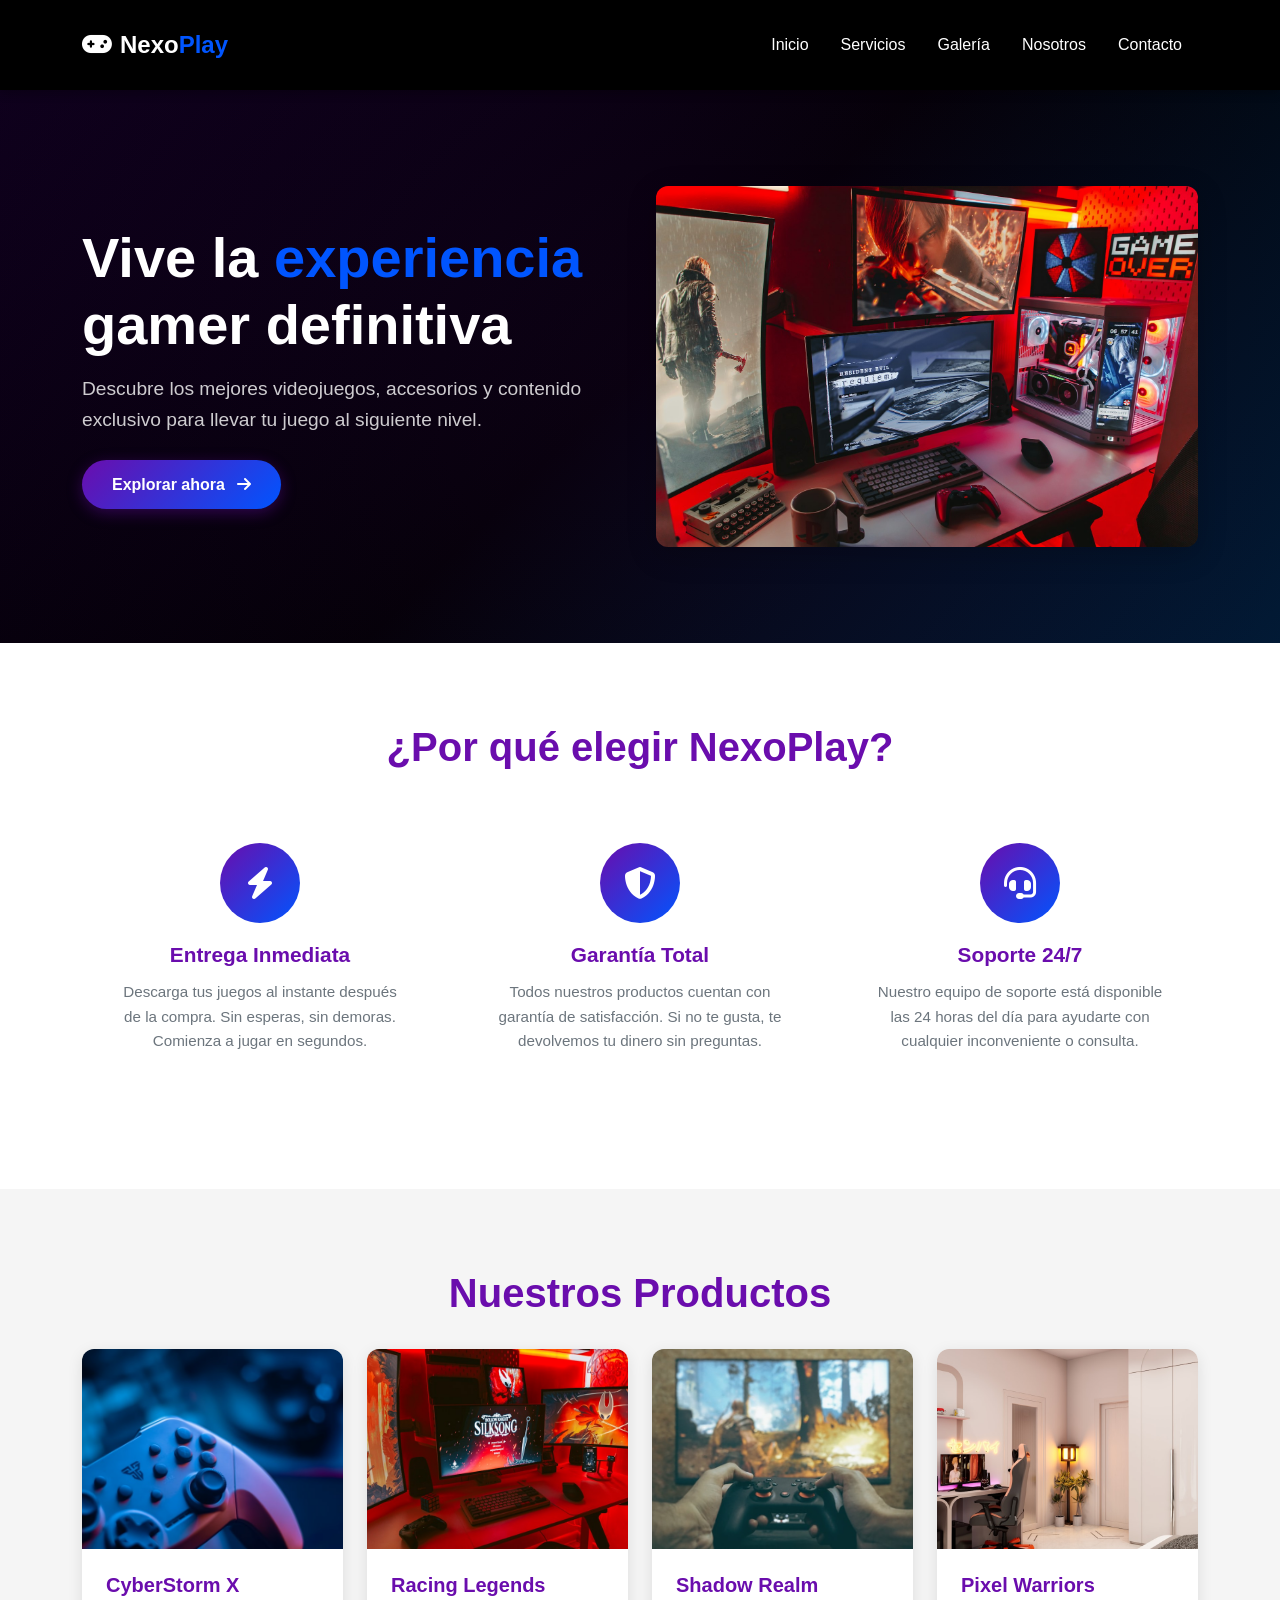
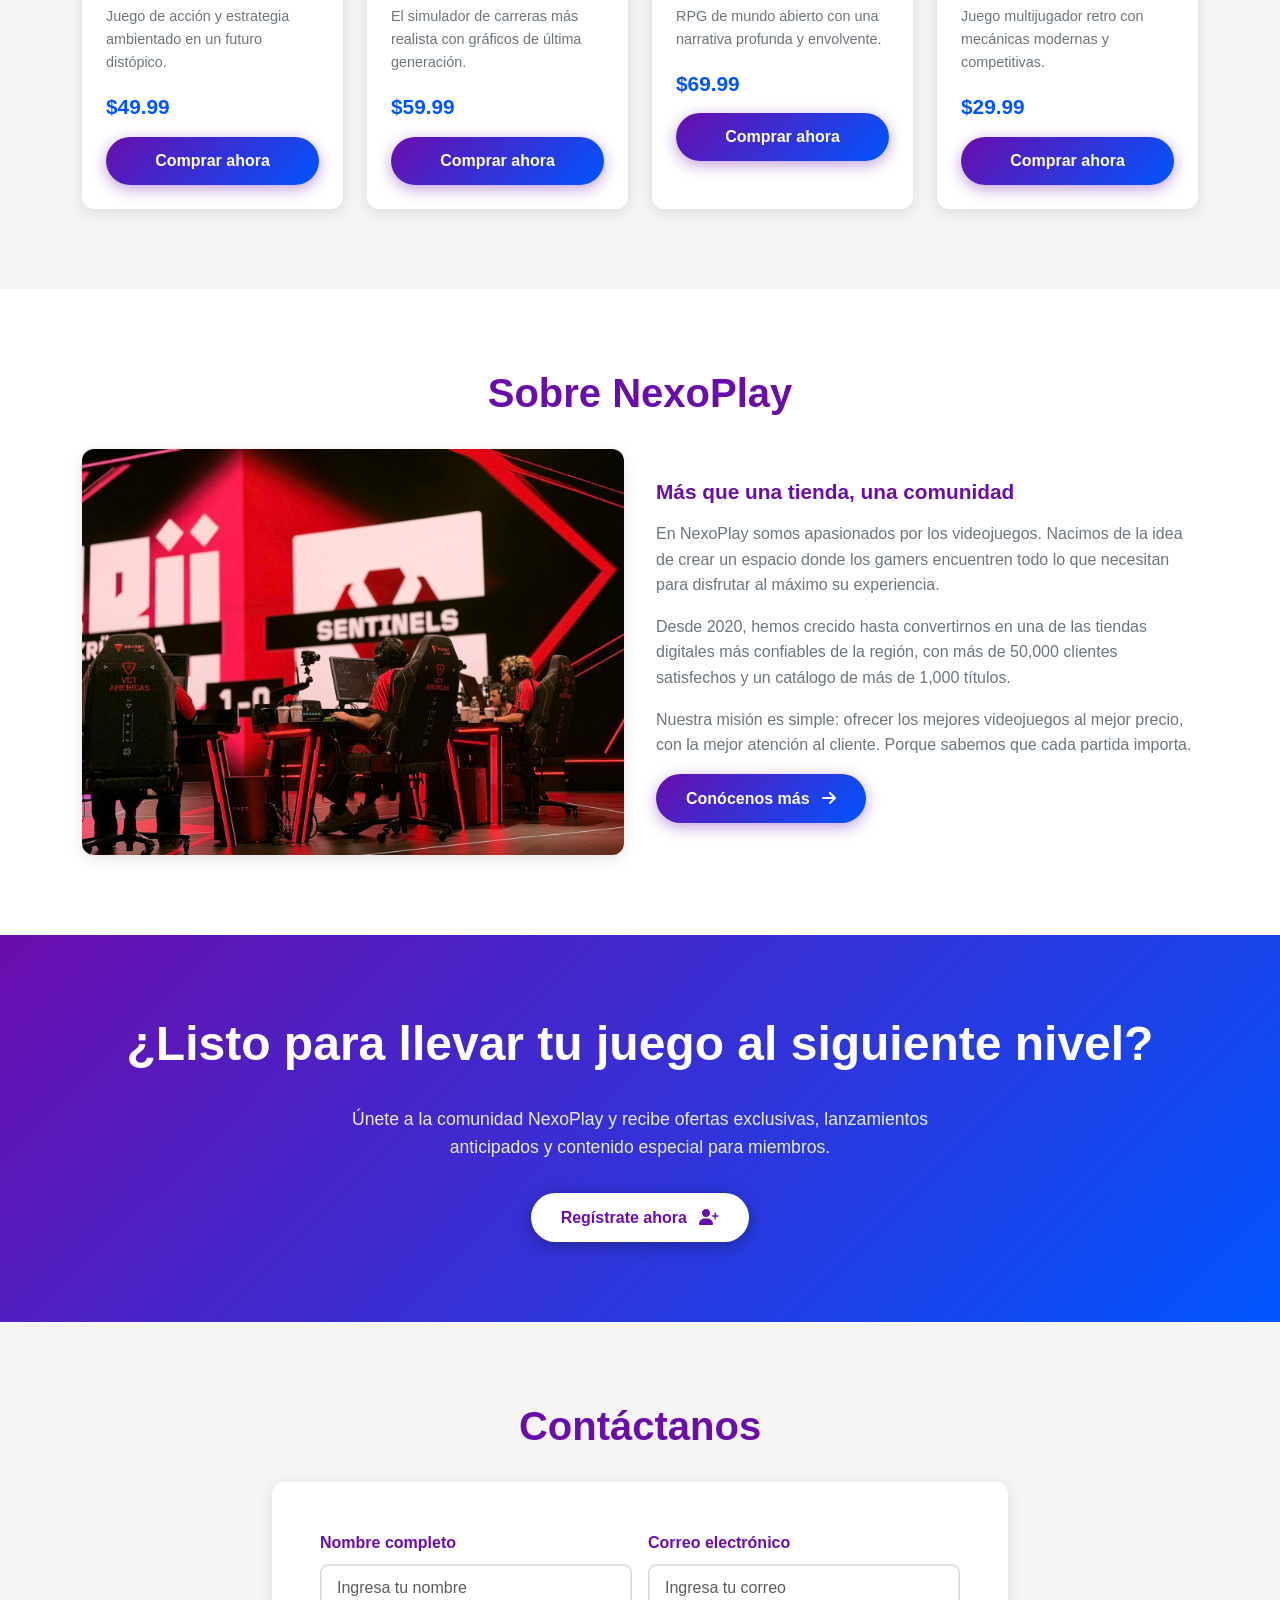
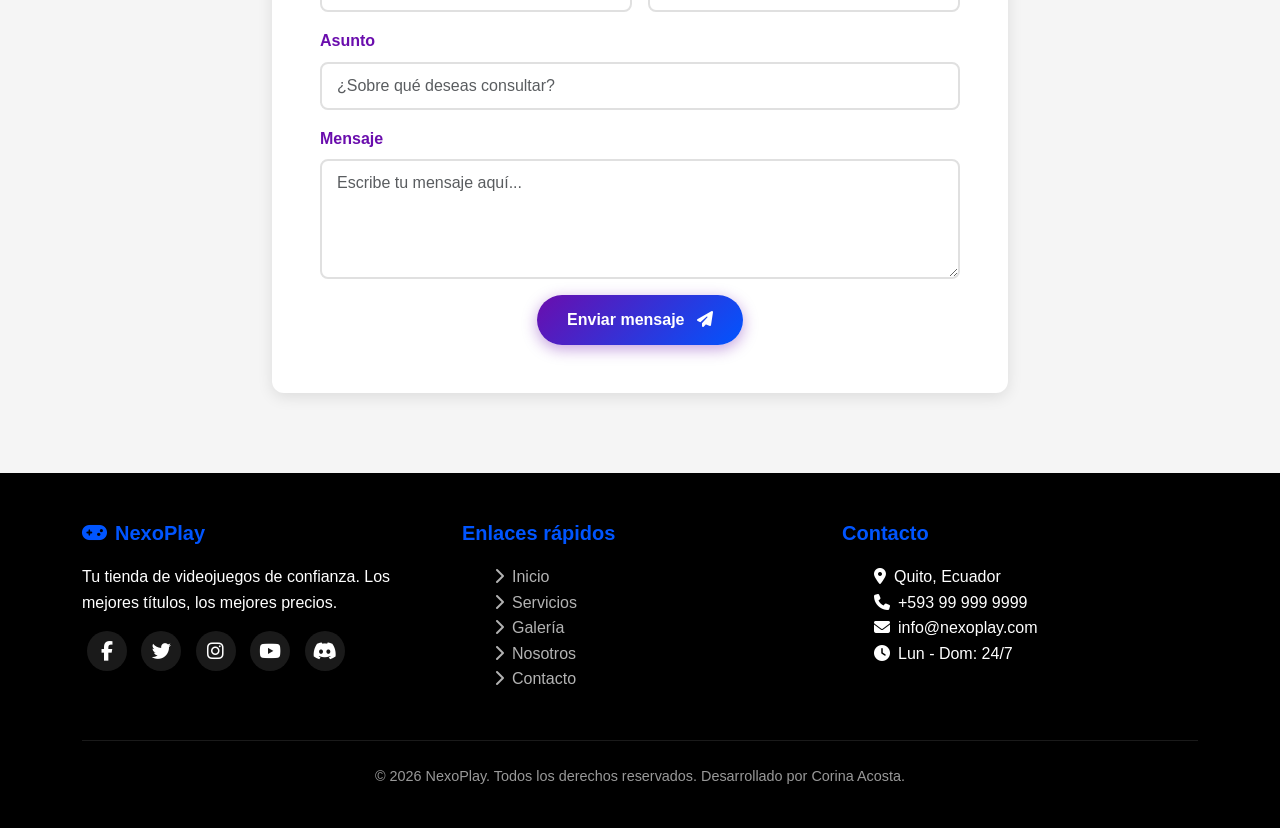
<file: Evaluacion_Acosta_Oliva/index.html>
<!DOCTYPE html>
<html lang="es">
<head>
    <meta charset="UTF-8">
    <meta name="viewport" content="width=device-width, initial-scale=1.0">
    <title>NexoPlay - Tienda de Videojuegos</title>
    <link rel="icon" href="img/favicon.png" type="image/png">
    <link href="https://cdn.jsdelivr.net/npm/bootstrap@5.3.8/dist/css/bootstrap.min.css" rel="stylesheet" integrity="sha384-sRIl4kxILFvY47J16cr9ZwB07vP4J8+LH7qKQnuqkuIAvNWLzeN8tE5YBujZqJLB" crossorigin="anonymous">
    <link rel="stylesheet" href="https://cdnjs.cloudflare.com/ajax/libs/font-awesome/6.5.0/css/all.min.css">
    <link rel="stylesheet" href="css/general.css">
    <link rel="stylesheet" href="css/index.css">
</head>
<body>

    <!-- HEADER Y NAVEGACIÓN -->
    <header>
        <nav class="navbar navbar-expand-md">
            <div class="container">
                <a class="navbar-brand" href="index.html"><i class="fas fa-gamepad me-2"></i>Nexo<span>Play</span></a>
                <button class="navbar-toggler" type="button" data-bs-toggle="collapse" data-bs-target="#menuNav">
                    <span class="navbar-toggler-icon"></span>
                </button>
                <div class="collapse navbar-collapse" id="menuNav">
                    <ul class="navbar-nav ms-auto">
                        <li class="nav-item"><a class="nav-link" href="index.html">Inicio</a></li>
                        <li class="nav-item"><a class="nav-link" href="pages/servicios/servicios.html">Servicios</a></li>
                        <li class="nav-item"><a class="nav-link" href="pages/galeria/galeria.html">Galería</a></li>
                        <li class="nav-item"><a class="nav-link" href="pages/nosotros/nosotros.html">Nosotros</a></li>
                        <li class="nav-item"><a class="nav-link" href="pages/contacto/contacto.html">Contacto</a></li>
                    </ul>
                </div>
            </div>
        </nav>
    </header>

    <main>

        <!-- HERO SECTION -->
        <section class="hero" id="inicio">
            <div class="container">
                <div class="hero-contenido">
                    <div class="hero-texto">
                        <h1>Vive la <span>experiencia</span> gamer definitiva</h1>
                        <p>Descubre los mejores videojuegos, accesorios y contenido exclusivo para llevar tu juego al siguiente nivel.</p>
                        <a href="#productos" class="btn-personalizado">Explorar ahora <i class="fas fa-arrow-right ms-2"></i></a>
                    </div>
                    <div class="hero-imagen">
                        <img src="img/hero-gaming.jpg" alt="Jugador profesional de videojuegos en setup gaming con luces RGB">
                    </div>
                </div>
            </div>
        </section>

        <!-- BENEFITS SECTION -->
        <section id="beneficios">
            <div class="container">
                <h2>¿Por qué elegir NexoPlay?</h2>
                <div class="row">
                    <div class="col-md-4">
                        <article class="beneficio-item">
                            <div class="beneficio-icono">
                                <i class="fas fa-bolt"></i>
                            </div>
                            <h3>Entrega Inmediata</h3>
                            <p>Descarga tus juegos al instante después de la compra. Sin esperas, sin demoras. Comienza a jugar en segundos.</p>
                        </article>
                    </div>
                    <div class="col-md-4">
                        <article class="beneficio-item">
                            <div class="beneficio-icono">
                                <i class="fas fa-shield-alt"></i>
                            </div>
                            <h3>Garantía Total</h3>
                            <p>Todos nuestros productos cuentan con garantía de satisfacción. Si no te gusta, te devolvemos tu dinero sin preguntas.</p>
                        </article>
                    </div>
                    <div class="col-md-4">
                        <article class="beneficio-item">
                            <div class="beneficio-icono">
                                <i class="fas fa-headset"></i>
                            </div>
                            <h3>Soporte 24/7</h3>
                            <p>Nuestro equipo de soporte está disponible las 24 horas del día para ayudarte con cualquier inconveniente o consulta.</p>
                        </article>
                    </div>
                </div>
            </div>
        </section>

        <!-- PRODUCTS / SERVICES SECTION -->
        <section id="productos">
            <div class="container">
                <h2>Nuestros Productos</h2>
                <div class="row g-4">
                    <div class="col-12 col-sm-6 col-lg-3">
                        <article class="tarjeta-producto card">
                            <img src="img/juego1.jpg" class="card-img-top" alt="Portada del juego CyberStorm X">
                            <div class="card-body">
                                <h5 class="card-title">CyberStorm X</h5>
                                <p class="card-text">Juego de acción y estrategia ambientado en un futuro distópico.</p>
                                <span class="precio">$49.99</span>
                                <a href="#" class="btn btn-personalizado">Comprar ahora</a>
                            </div>
                        </article>
                    </div>
                    <div class="col-12 col-sm-6 col-lg-3">
                        <article class="tarjeta-producto card">
                            <img src="img/juego2.jpg" class="card-img-top" alt="Portada del juego Racing Legends">
                            <div class="card-body">
                                <h5 class="card-title">Racing Legends</h5>
                                <p class="card-text">El simulador de carreras más realista con gráficos de última generación.</p>
                                <span class="precio">$59.99</span>
                                <a href="#" class="btn btn-personalizado">Comprar ahora</a>
                            </div>
                        </article>
                    </div>
                    <div class="col-12 col-sm-6 col-lg-3">
                        <article class="tarjeta-producto card">
                            <img src="img/juego3.jpg" class="card-img-top" alt="Portada del juego Shadow Realm">
                            <div class="card-body">
                                <h5 class="card-title">Shadow Realm</h5>
                                <p class="card-text">RPG de mundo abierto con una narrativa profunda y envolvente.</p>
                                <span class="precio">$69.99</span>
                                <a href="#" class="btn btn-personalizado">Comprar ahora</a>
                            </div>
                        </article>
                    </div>
                    <div class="col-12 col-sm-6 col-lg-3">
                        <article class="tarjeta-producto card">
                            <img src="img/juego4.jpg" class="card-img-top" alt="Portada del juego Pixel Warriors">
                            <div class="card-body">
                                <h5 class="card-title">Pixel Warriors</h5>
                                <p class="card-text">Juego multijugador retro con mecánicas modernas y competitivas.</p>
                                <span class="precio">$29.99</span>
                                <a href="#" class="btn btn-personalizado">Comprar ahora</a>
                            </div>
                        </article>
                    </div>
                </div>
            </div>
        </section>

        <!-- INFORMATIVE SECTION -->
        <section id="nosotros">
            <div class="container">
                <h2>Sobre NexoPlay</h2>
                <div class="info-grid">
                    <div class="info-imagen">
                        <img src="img/about-us.jpg" alt="Equipo de NexoPlay trabajando en la tienda gaming">
                    </div>
                    <div class="info-texto">
                        <h3>Más que una tienda, una comunidad</h3>
                        <p>En NexoPlay somos apasionados por los videojuegos. Nacimos de la idea de crear un espacio donde los gamers encuentren todo lo que necesitan para disfrutar al máximo su experiencia.</p>
                        <p>Desde 2020, hemos crecido hasta convertirnos en una de las tiendas digitales más confiables de la región, con más de 50,000 clientes satisfechos y un catálogo de más de 1,000 títulos.</p>
                        <p>Nuestra misión es simple: ofrecer los mejores videojuegos al mejor precio, con la mejor atención al cliente. Porque sabemos que cada partida importa.</p>
                        <a href="pages/nosotros/nosotros.html" class="btn-personalizado">Conócenos más <i class="fas fa-arrow-right ms-2"></i></a>
                    </div>
                </div>
            </div>
        </section>

        <!-- CALL TO ACTION -->
        <section id="cta">
            <div class="container">
                <h2>¿Listo para llevar tu juego al siguiente nivel?</h2>
                <p>Únete a la comunidad NexoPlay y recibe ofertas exclusivas, lanzamientos anticipados y contenido especial para miembros.</p>
                <a href="pages/contacto/contacto.html" class="btn-personalizado">Regístrate ahora <i class="fas fa-user-plus ms-2"></i></a>
            </div>
        </section>

        <!-- FORM SECTION -->
        <section id="contacto">
            <div class="container">
                <h2>Contáctanos</h2>
                <div class="row justify-content-center">
                    <div class="col-lg-8">
                        <form class="formulario-contacto" action="#" method="GET">
                            <div class="row g-3">
                                <div class="col-md-6">
                                    <label for="nombre" class="form-label">Nombre completo</label>
                                    <input type="text" class="form-control" id="nombre" name="nombre" placeholder="Ingresa tu nombre" required>
                                </div>
                                <div class="col-md-6">
                                    <label for="email" class="form-label">Correo electrónico</label>
                                    <input type="email" class="form-control" id="email" name="email" placeholder="Ingresa tu correo" required>
                                </div>
                                <div class="col-12">
                                    <label for="asunto" class="form-label">Asunto</label>
                                    <input type="text" class="form-control" id="asunto" name="asunto" placeholder="¿Sobre qué deseas consultar?" required>
                                </div>
                                <div class="col-12">
                                    <label for="mensaje" class="form-label">Mensaje</label>
                                    <textarea class="form-control" id="mensaje" name="mensaje" placeholder="Escribe tu mensaje aquí..." required></textarea>
                                </div>
                                <div class="col-12 text-center">
                                    <button type="submit" class="btn-personalizado">Enviar mensaje <i class="fas fa-paper-plane ms-2"></i></button>
                                </div>
                            </div>
                        </form>
                    </div>
                </div>
            </div>
        </section>

    </main>

    <!-- FOOTER -->
    <footer>
        <div class="container">
            <div class="row g-4">
                <div class="col-md-4">
                    <h5><i class="fas fa-gamepad me-2"></i>NexoPlay</h5>
                    <p>Tu tienda de videojuegos de confianza. Los mejores títulos, los mejores precios.</p>
                    <div class="redes-sociales">
                        <a href="#" aria-label="Facebook"><i class="fab fa-facebook-f"></i></a>
                        <a href="#" aria-label="Twitter"><i class="fab fa-twitter"></i></a>
                        <a href="#" aria-label="Instagram"><i class="fab fa-instagram"></i></a>
                        <a href="#" aria-label="YouTube"><i class="fab fa-youtube"></i></a>
                        <a href="#" aria-label="Discord"><i class="fab fa-discord"></i></a>
                    </div>
                </div>
                <div class="col-md-4">
                    <h5>Enlaces rápidos</h5>
                    <ul>
                        <li><a href="index.html"><i class="fas fa-chevron-right me-2"></i>Inicio</a></li>
                        <li><a href="pages/servicios/servicios.html"><i class="fas fa-chevron-right me-2"></i>Servicios</a></li>
                        <li><a href="pages/galeria/galeria.html"><i class="fas fa-chevron-right me-2"></i>Galería</a></li>
                        <li><a href="pages/nosotros/nosotros.html"><i class="fas fa-chevron-right me-2"></i>Nosotros</a></li>
                        <li><a href="pages/contacto/contacto.html"><i class="fas fa-chevron-right me-2"></i>Contacto</a></li>
                    </ul>
                </div>
                <div class="col-md-4">
                    <h5>Contacto</h5>
                    <ul>
                        <li><i class="fas fa-map-marker-alt me-2"></i>Quito, Ecuador</li>
                        <li><i class="fas fa-phone me-2"></i>+593 99 999 9999</li>
                        <li><i class="fas fa-envelope me-2"></i>info@nexoplay.com</li>
                        <li><i class="fas fa-clock me-2"></i>Lun - Dom: 24/7</li>
                    </ul>
                </div>
            </div>
            <div class="footer-bottom">
                <p>&copy; 2026 NexoPlay. Todos los derechos reservados. Desarrollado por Corina Acosta.</p>
            </div>
        </div>
    </footer>

    <script src="https://cdn.jsdelivr.net/npm/bootstrap@5.3.8/dist/js/bootstrap.bundle.min.js" integrity="sha384-FKyoEForCGlyvwx9Hj09JcYn3nv7wiPVlz7YYwJrWVcXK/BmnVDxM+D2scQbITxI" crossorigin="anonymous"></script>
</body>
</html>
</file>
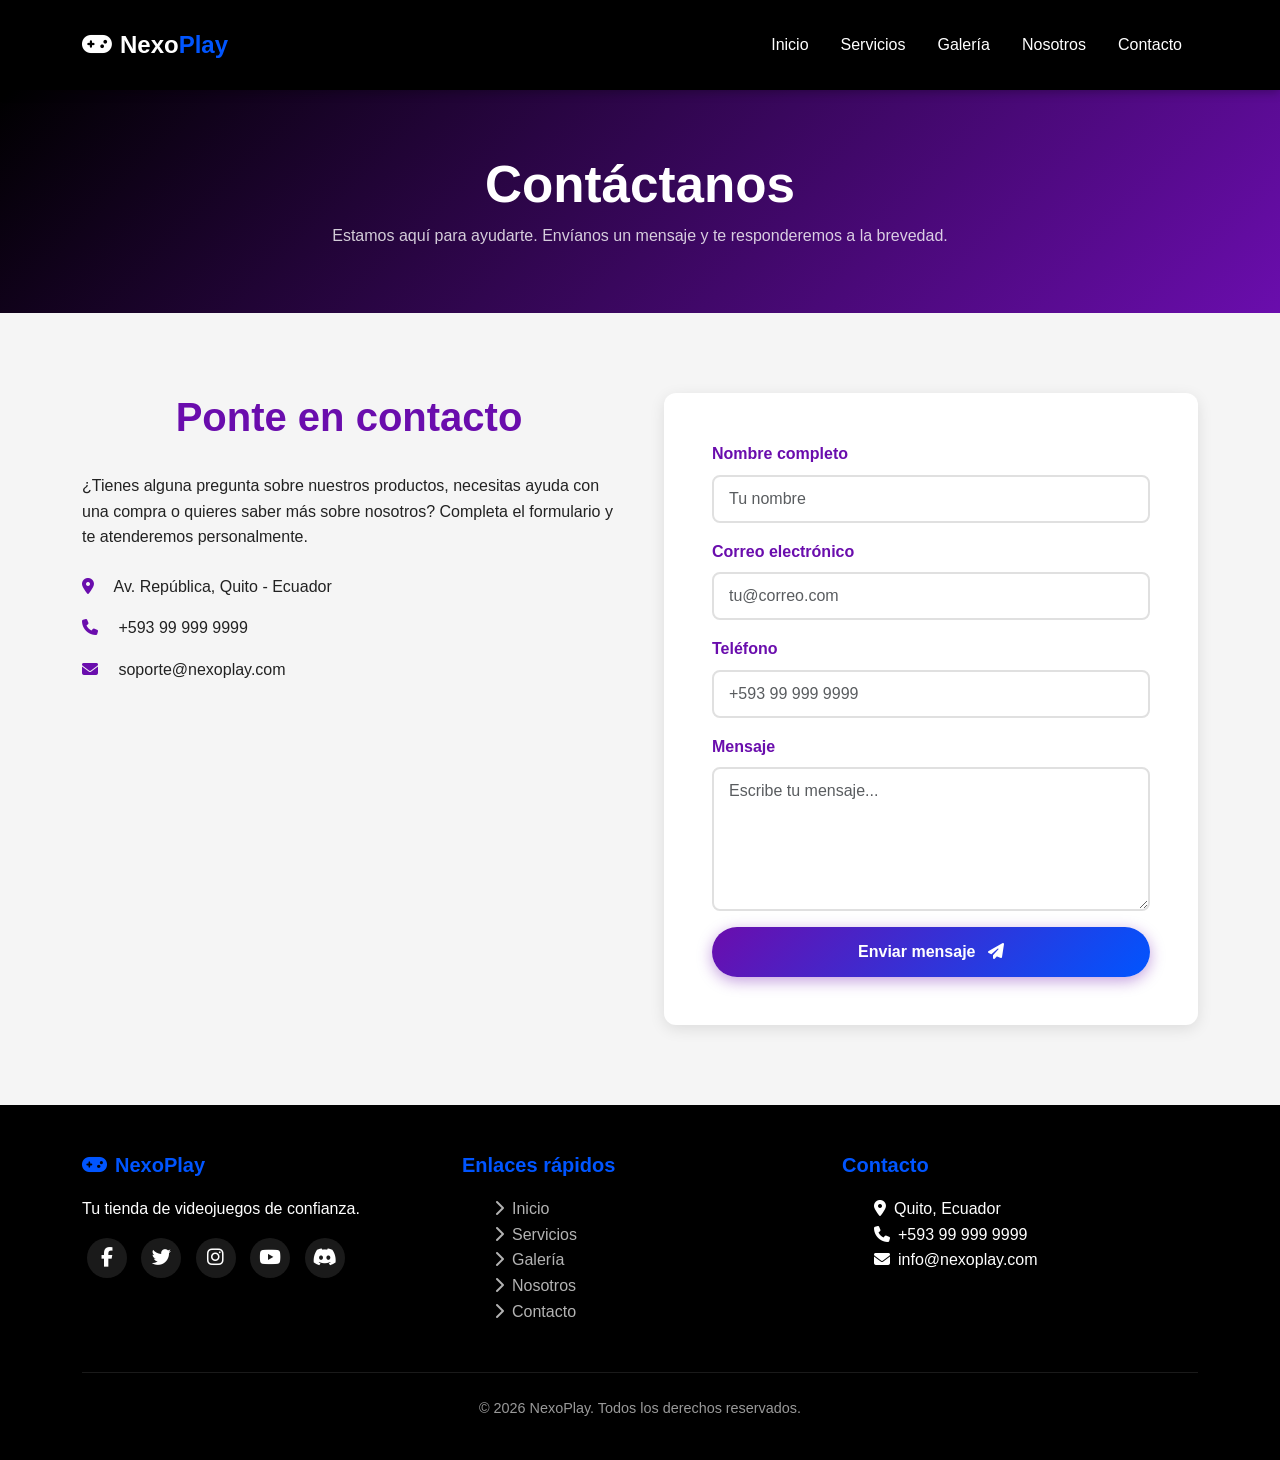
<file: Evaluacion_Acosta_Oliva/pages/contacto/contacto.html>
<!DOCTYPE html>
<html lang="es">
<head>
    <meta charset="UTF-8">
    <meta name="viewport" content="width=device-width, initial-scale=1.0">
    <title>Contacto - NexoPlay</title>
    <link rel="icon" href="../../img/favicon.png" type="image/png">
    <link href="https://cdn.jsdelivr.net/npm/bootstrap@5.3.8/dist/css/bootstrap.min.css" rel="stylesheet">
    <link rel="stylesheet" href="https://cdnjs.cloudflare.com/ajax/libs/font-awesome/6.5.0/css/all.min.css">
    <link rel="stylesheet" href="../../css/general.css">
    <link rel="stylesheet" href="../../css/index.css">
    <style>
        .contacto-flex {
            display: flex;
            flex-wrap: wrap;
            gap: 3rem;
        }

        .contacto-flex > * {
            flex: 1 1 45%;
        }

        @media (max-width: 767px) {
            .contacto-flex > * {
                flex: 1 1 100%;
            }
        }
    </style>
</head>
<body>
    <header>
        <nav class="navbar navbar-expand-md">
            <div class="container">
                <a class="navbar-brand" href="../../index.html"><i class="fas fa-gamepad me-2"></i>Nexo<span>Play</span></a>
                <button class="navbar-toggler" type="button" data-bs-toggle="collapse" data-bs-target="#menuNav">
                    <span class="navbar-toggler-icon"></span>
                </button>
                <div class="collapse navbar-collapse" id="menuNav">
                    <ul class="navbar-nav ms-auto">
                        <li class="nav-item"><a class="nav-link" href="../../index.html">Inicio</a></li>
                        <li class="nav-item"><a class="nav-link" href="../servicios/servicios.html">Servicios</a></li>
                        <li class="nav-item"><a class="nav-link" href="../galeria/galeria.html">Galería</a></li>
                        <li class="nav-item"><a class="nav-link" href="../nosotros/nosotros.html">Nosotros</a></li>
                        <li class="nav-item"><a class="nav-link" href="contacto.html">Contacto</a></li>
                    </ul>
                </div>
            </div>
        </nav>
    </header>

    <main>
        <section class="page-header">
            <div class="container">
                <h1>Contáctanos</h1>
                <p>Estamos aquí para ayudarte. Envíanos un mensaje y te responderemos a la brevedad.</p>
            </div>
        </section>

        <section>
            <div class="container">
                <div class="contacto-flex">
                    <div>
                        <h2>Ponte en contacto</h2>
                        <p class="mb-4">¿Tienes alguna pregunta sobre nuestros productos, necesitas ayuda con una compra o quieres saber más sobre nosotros? Completa el formulario y te atenderemos personalmente.</p>
                        <div class="mb-3">
                            <p><i class="fas fa-map-marker-alt me-3" style="color: var(--color-principal);"></i> Av. República, Quito - Ecuador</p>
                            <p><i class="fas fa-phone me-3" style="color: var(--color-principal);"></i> +593 99 999 9999</p>
                            <p><i class="fas fa-envelope me-3" style="color: var(--color-principal);"></i> soporte@nexoplay.com</p>
                        </div>
                    </div>
                    <div>
                        <form class="formulario-contacto" action="#" method="GET">
                            <div class="mb-3">
                                <label for="nombre" class="form-label">Nombre completo</label>
                                <input type="text" class="form-control" id="nombre" name="nombre" placeholder="Tu nombre" required>
                            </div>
                            <div class="mb-3">
                                <label for="email" class="form-label">Correo electrónico</label>
                                <input type="email" class="form-control" id="email" name="email" placeholder="tu@correo.com" required>
                            </div>
                            <div class="mb-3">
                                <label for="telefono" class="form-label">Teléfono</label>
                                <input type="tel" class="form-control" id="telefono" name="telefono" placeholder="+593 99 999 9999">
                            </div>
                            <div class="mb-3">
                                <label for="mensaje" class="form-label">Mensaje</label>
                                <textarea class="form-control" id="mensaje" name="mensaje" rows="5" placeholder="Escribe tu mensaje..." required></textarea>
                            </div>
                            <button type="submit" class="btn-personalizado w-100">Enviar mensaje <i class="fas fa-paper-plane ms-2"></i></button>
                        </form>
                    </div>
                </div>
            </div>
        </section>
    </main>

    <footer>
        <div class="container">
            <div class="row g-4">
                <div class="col-md-4">
                    <h5><i class="fas fa-gamepad me-2"></i>NexoPlay</h5>
                    <p>Tu tienda de videojuegos de confianza.</p>
                    <div class="redes-sociales">
                        <a href="#" aria-label="Facebook"><i class="fab fa-facebook-f"></i></a>
                        <a href="#" aria-label="Twitter"><i class="fab fa-twitter"></i></a>
                        <a href="#" aria-label="Instagram"><i class="fab fa-instagram"></i></a>
                        <a href="#" aria-label="YouTube"><i class="fab fa-youtube"></i></a>
                        <a href="#" aria-label="Discord"><i class="fab fa-discord"></i></a>
                    </div>
                </div>
                <div class="col-md-4">
                    <h5>Enlaces rápidos</h5>
                    <ul>
                        <li><a href="../../index.html"><i class="fas fa-chevron-right me-2"></i>Inicio</a></li>
                        <li><a href="../servicios/servicios.html"><i class="fas fa-chevron-right me-2"></i>Servicios</a></li>
                        <li><a href="../galeria/galeria.html"><i class="fas fa-chevron-right me-2"></i>Galería</a></li>
                        <li><a href="../nosotros/nosotros.html"><i class="fas fa-chevron-right me-2"></i>Nosotros</a></li>
                        <li><a href="contacto.html"><i class="fas fa-chevron-right me-2"></i>Contacto</a></li>
                    </ul>
                </div>
                <div class="col-md-4">
                    <h5>Contacto</h5>
                    <ul>
                        <li><i class="fas fa-map-marker-alt me-2"></i>Quito, Ecuador</li>
                        <li><i class="fas fa-phone me-2"></i>+593 99 999 9999</li>
                        <li><i class="fas fa-envelope me-2"></i>info@nexoplay.com</li>
                    </ul>
                </div>
            </div>
            <div class="footer-bottom">
                <p>&copy; 2026 NexoPlay. Todos los derechos reservados.</p>
            </div>
        </div>
    </footer>

    <script src="https://cdn.jsdelivr.net/npm/bootstrap@5.3.8/dist/js/bootstrap.bundle.min.js" crossorigin="anonymous"></script>
</body>
</html>
</file>
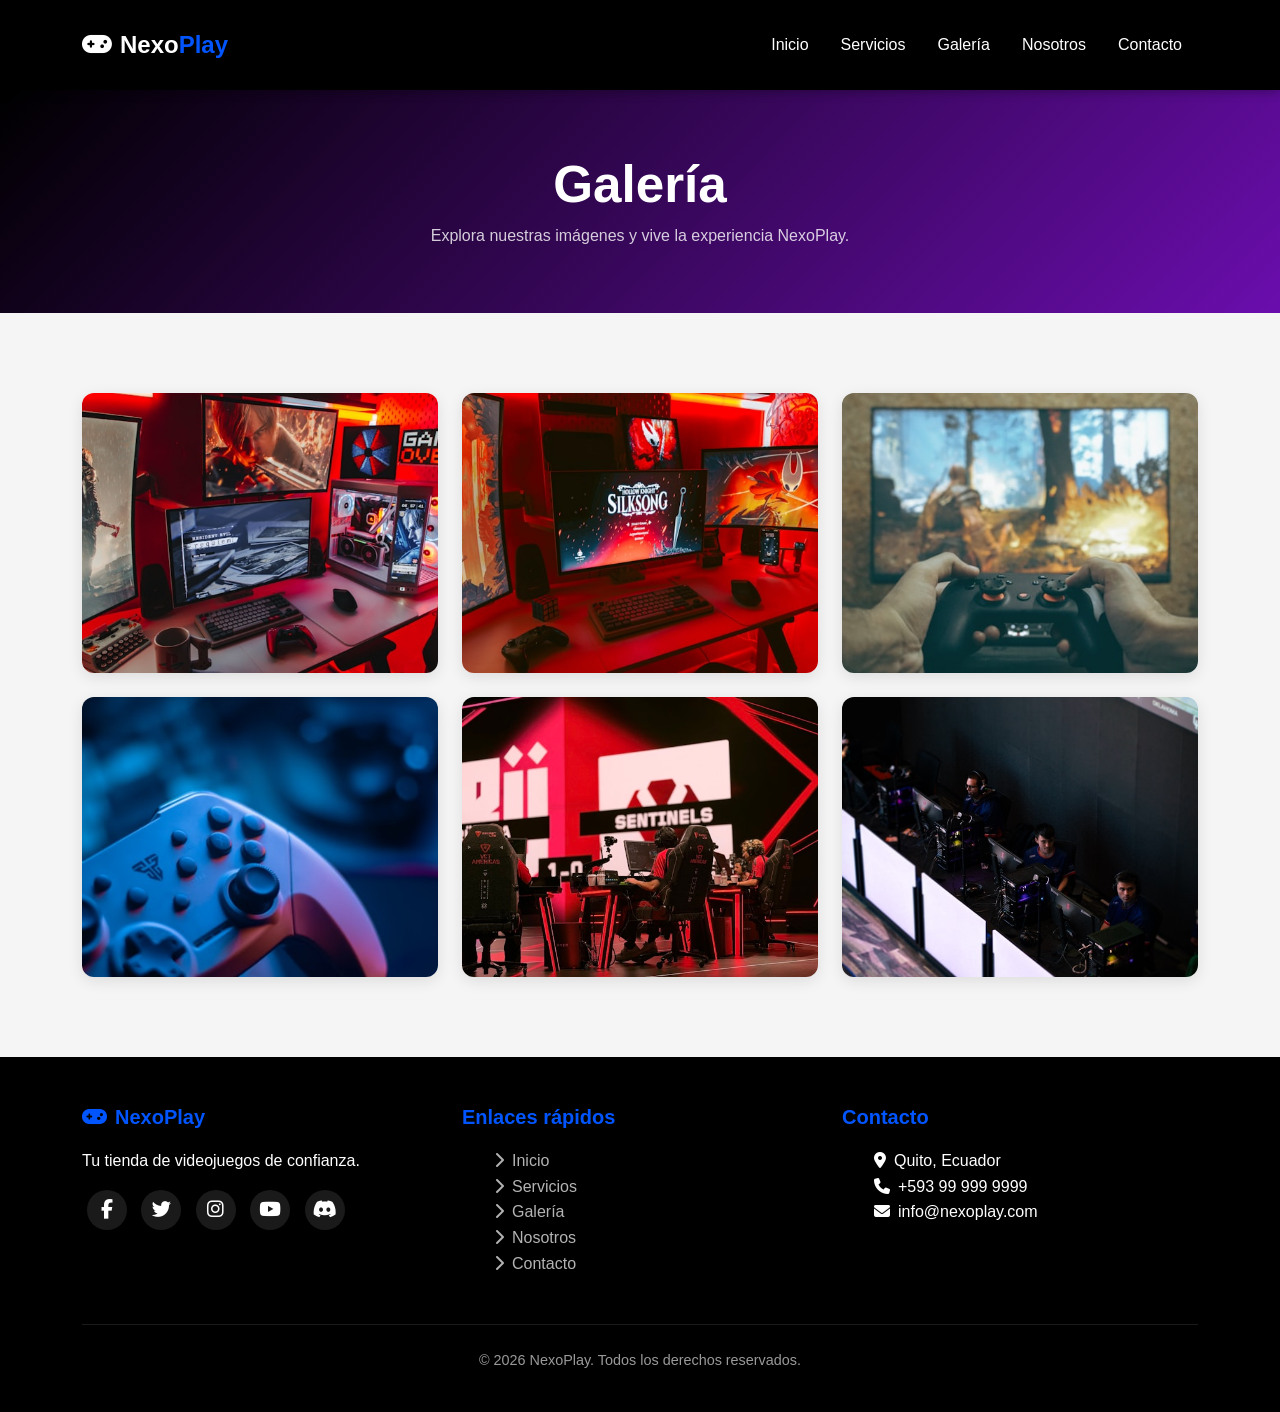
<file: Evaluacion_Acosta_Oliva/pages/galeria/galeria.html>
<!DOCTYPE html>
<html lang="es">
<head>
    <meta charset="UTF-8">
    <meta name="viewport" content="width=device-width, initial-scale=1.0">
    <title>Galería - NexoPlay</title>
    <link rel="icon" href="../../img/favicon.png" type="image/png">
    <link href="https://cdn.jsdelivr.net/npm/bootstrap@5.3.8/dist/css/bootstrap.min.css" rel="stylesheet">
    <link rel="stylesheet" href="https://cdnjs.cloudflare.com/ajax/libs/font-awesome/6.5.0/css/all.min.css">
    <link rel="stylesheet" href="../../css/general.css">
    <link rel="stylesheet" href="../../css/index.css">
    <style>
        .galeria-grid {
            display: grid;
            grid-template-columns: repeat(auto-fit, minmax(280px, 1fr));
            gap: 1.5rem;
        }

        .galeria-item {
            position: relative;
            border-radius: var(--borde-redondeado);
            overflow: hidden;
            box-shadow: var(--sombra-suave);
        }

        .galeria-item img {
            width: 100%;
            height: 280px;
            object-fit: cover;
            transition: var(--transicion-rapida);
        }

        .galeria-item:hover img {
            transform: scale(1.1);
        }

        .galeria-overlay {
            position: absolute;
            bottom: 0;
            left: 0;
            right: 0;
            background: linear-gradient(transparent, rgba(0, 0, 0, 0.8));
            color: var(--color-claro);
            padding: 1.5rem;
            transform: translateY(100%);
            transition: var(--transicion-rapida);
        }

        .galeria-item:hover .galeria-overlay {
            transform: translateY(0);
        }
    </style>
</head>
<body>
    <header>
        <nav class="navbar navbar-expand-md">
            <div class="container">
                <a class="navbar-brand" href="../../index.html"><i class="fas fa-gamepad me-2"></i>Nexo<span>Play</span></a>
                <button class="navbar-toggler" type="button" data-bs-toggle="collapse" data-bs-target="#menuNav">
                    <span class="navbar-toggler-icon"></span>
                </button>
                <div class="collapse navbar-collapse" id="menuNav">
                    <ul class="navbar-nav ms-auto">
                        <li class="nav-item"><a class="nav-link" href="../../index.html">Inicio</a></li>
                        <li class="nav-item"><a class="nav-link" href="../servicios/servicios.html">Servicios</a></li>
                        <li class="nav-item"><a class="nav-link" href="galeria.html">Galería</a></li>
                        <li class="nav-item"><a class="nav-link" href="../nosotros/nosotros.html">Nosotros</a></li>
                        <li class="nav-item"><a class="nav-link" href="../contacto/contacto.html">Contacto</a></li>
                    </ul>
                </div>
            </div>
        </nav>
    </header>

    <main>
        <section class="page-header">
            <div class="container">
                <h1>Galería</h1>
                <p>Explora nuestras imágenes y vive la experiencia NexoPlay.</p>
            </div>
        </section>

        <section>
            <div class="container">
                <div class="galeria-grid">
                    <div class="galeria-item">
                        <img src="../../img/galeria1.jpg" alt="Setup gaming con luces RGB y monitores">
                        <div class="galeria-overlay">
                            <h5>Setup Pro Gamer</h5>
                            <p>Equipo de última generación</p>
                        </div>
                    </div>
                    <div class="galeria-item">
                        <img src="../../img/galeria2.jpg" alt="Torneo de videojuegos en vivo">
                        <div class="galeria-overlay">
                            <h5>Torneos en Vivo</h5>
                            <p>Competencias emocionantes</p>
                        </div>
                    </div>
                    <div class="galeria-item">
                        <img src="../../img/galeria3.jpg" alt="Colección de videojuegos físicos y digitales">
                        <div class="galeria-overlay">
                            <h5>Nuestra Colección</h5>
                            <p>Más de 1,000 títulos</p>
                        </div>
                    </div>
                    <div class="galeria-item">
                        <img src="../../img/galeria4.jpg" alt="Evento de lanzamiento de videojuego">
                        <div class="galeria-overlay">
                            <h5>Eventos Exclusivos</h5>
                            <p>Lanzamientos y previews</p>
                        </div>
                    </div>
                    <div class="galeria-item">
                        <img src="../../img/galeria5.jpg" alt="Accesorios gaming como teclados y audifonos">
                        <div class="galeria-overlay">
                            <h5>Accesorios Gaming</h5>
                            <p>Todo para tu setup</p>
                        </div>
                    </div>
                    <div class="galeria-item">
                        <img src="../../img/galeria6.jpg" alt="Comunidad de jugadores en sesión multijugador">
                        <div class="galeria-overlay">
                            <h5>Comunidad Gamer</h5>
                            <p>Juega con amigos</p>
                        </div>
                    </div>
                </div>
            </div>
        </section>
    </main>

    <footer>
        <div class="container">
            <div class="row g-4">
                <div class="col-md-4">
                    <h5><i class="fas fa-gamepad me-2"></i>NexoPlay</h5>
                    <p>Tu tienda de videojuegos de confianza.</p>
                    <div class="redes-sociales">
                        <a href="#" aria-label="Facebook"><i class="fab fa-facebook-f"></i></a>
                        <a href="#" aria-label="Twitter"><i class="fab fa-twitter"></i></a>
                        <a href="#" aria-label="Instagram"><i class="fab fa-instagram"></i></a>
                        <a href="#" aria-label="YouTube"><i class="fab fa-youtube"></i></a>
                        <a href="#" aria-label="Discord"><i class="fab fa-discord"></i></a>
                    </div>
                </div>
                <div class="col-md-4">
                    <h5>Enlaces rápidos</h5>
                    <ul>
                        <li><a href="../../index.html"><i class="fas fa-chevron-right me-2"></i>Inicio</a></li>
                        <li><a href="../servicios/servicios.html"><i class="fas fa-chevron-right me-2"></i>Servicios</a></li>
                        <li><a href="galeria.html"><i class="fas fa-chevron-right me-2"></i>Galería</a></li>
                        <li><a href="../nosotros/nosotros.html"><i class="fas fa-chevron-right me-2"></i>Nosotros</a></li>
                        <li><a href="../contacto/contacto.html"><i class="fas fa-chevron-right me-2"></i>Contacto</a></li>
                    </ul>
                </div>
                <div class="col-md-4">
                    <h5>Contacto</h5>
                    <ul>
                        <li><i class="fas fa-map-marker-alt me-2"></i>Quito, Ecuador</li>
                        <li><i class="fas fa-phone me-2"></i>+593 99 999 9999</li>
                        <li><i class="fas fa-envelope me-2"></i>info@nexoplay.com</li>
                    </ul>
                </div>
            </div>
            <div class="footer-bottom">
                <p>&copy; 2026 NexoPlay. Todos los derechos reservados.</p>
            </div>
        </div>
    </footer>

    <script src="https://cdn.jsdelivr.net/npm/bootstrap@5.3.8/dist/js/bootstrap.bundle.min.js" crossorigin="anonymous"></script>
</body>
</html>
</file>
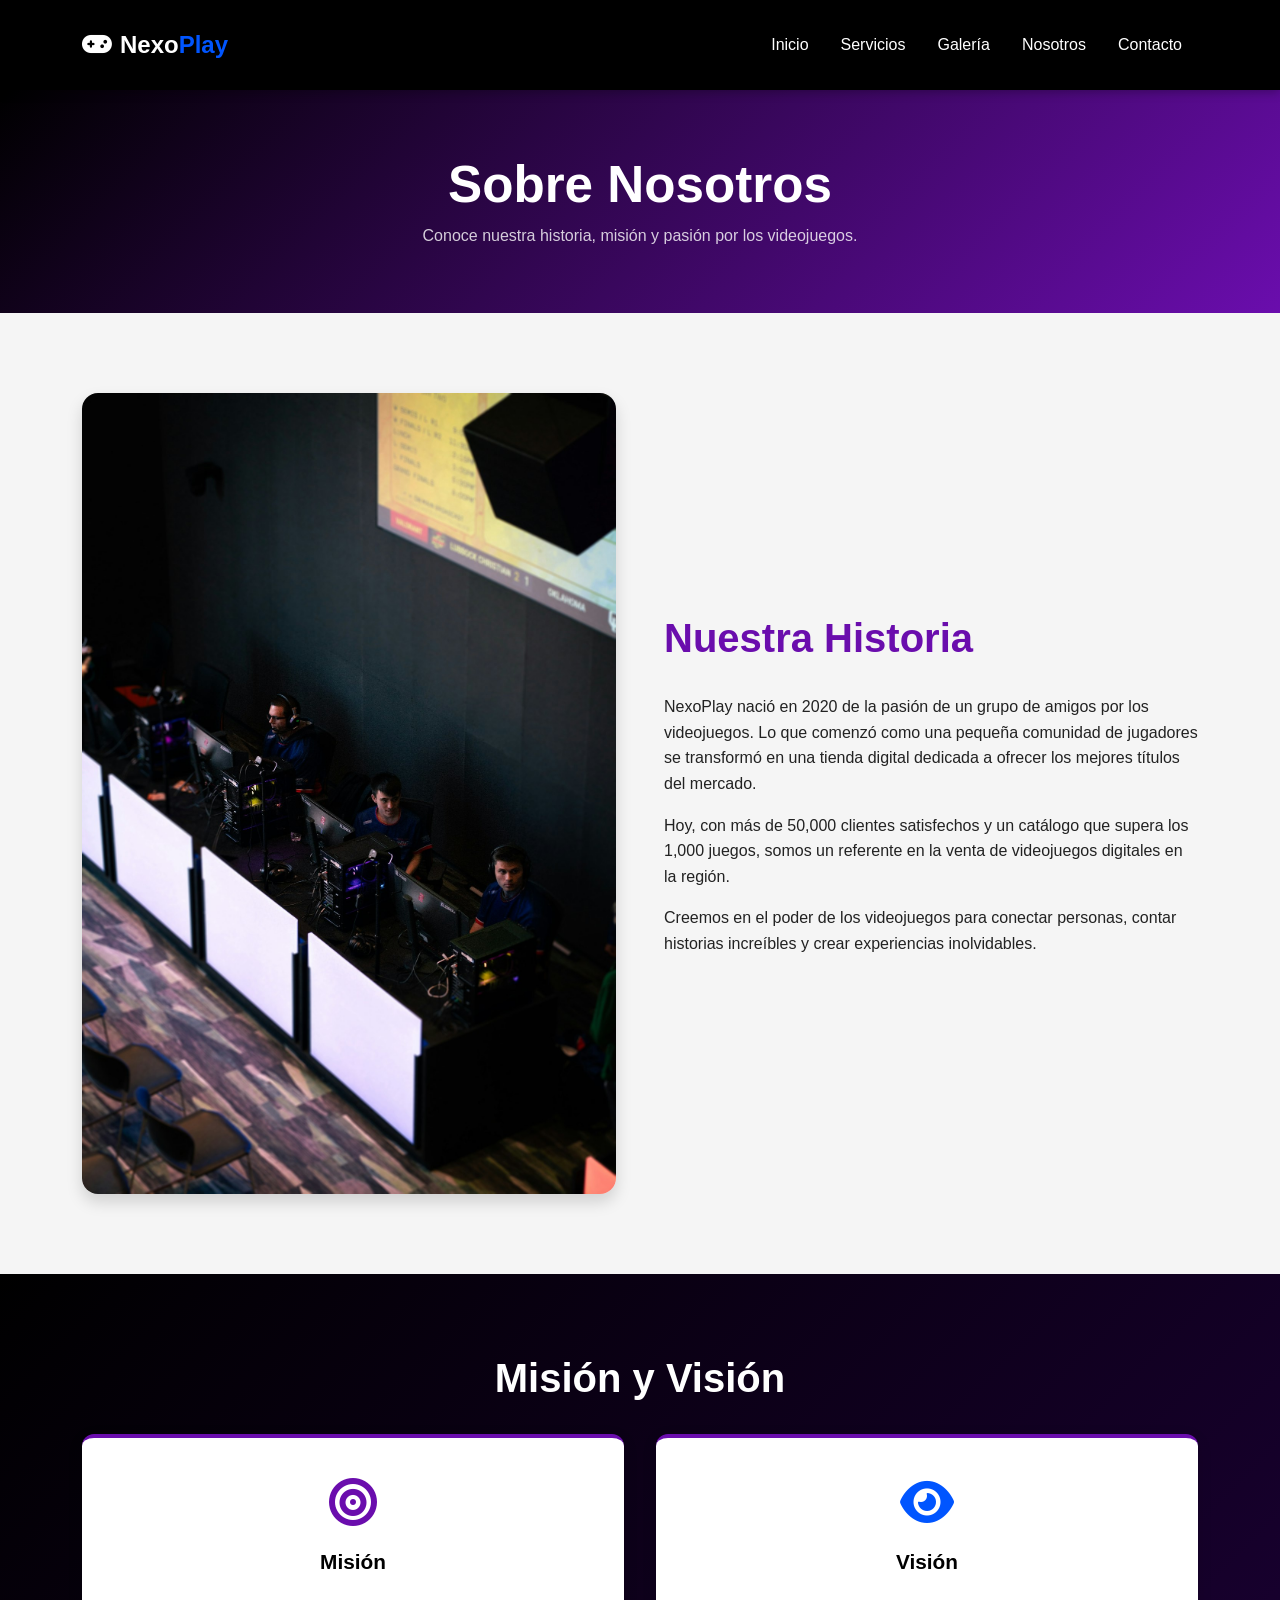
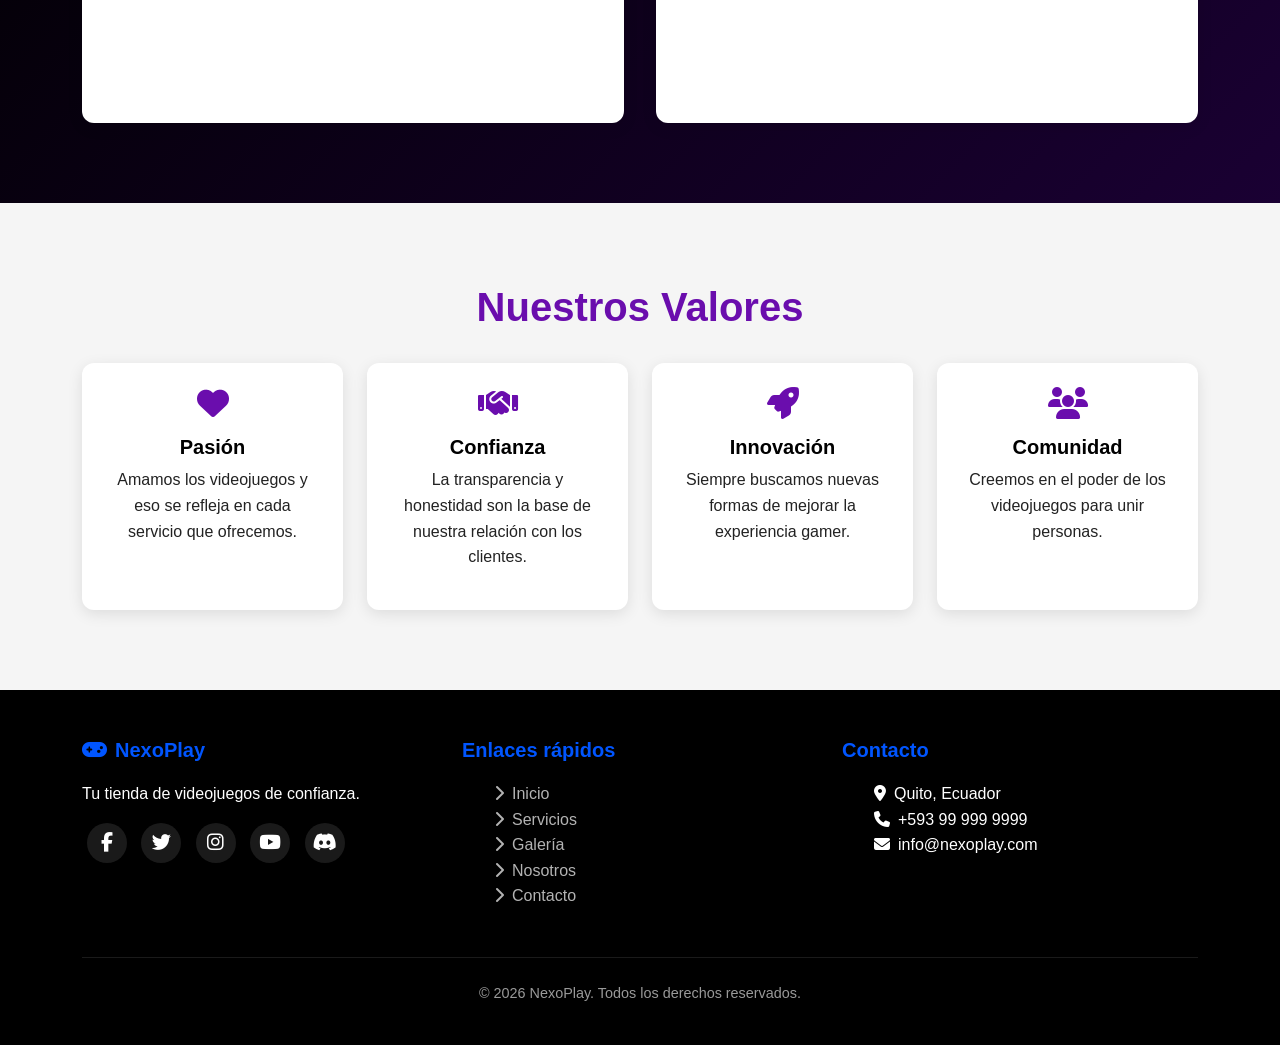
<file: Evaluacion_Acosta_Oliva/pages/nosotros/nosotros.html>
<!DOCTYPE html>
<html lang="es">
<head>
    <meta charset="UTF-8">
    <meta name="viewport" content="width=device-width, initial-scale=1.0">
    <title>Nosotros - NexoPlay</title>
    <link rel="icon" href="../../img/favicon.png" type="image/png">
    <link href="https://cdn.jsdelivr.net/npm/bootstrap@5.3.8/dist/css/bootstrap.min.css" rel="stylesheet">
    <link rel="stylesheet" href="https://cdnjs.cloudflare.com/ajax/libs/font-awesome/6.5.0/css/all.min.css">
    <link rel="stylesheet" href="../../css/general.css">
    <link rel="stylesheet" href="../../css/index.css">
    <style>
        .mision-vision {
            display: grid;
            grid-template-columns: 1fr;
            gap: 2rem;
        }

        .mv-item {
            background: var(--color-claro);
            padding: 2.5rem 2rem;
            border-radius: var(--borde-redondeado);
            box-shadow: var(--sombra-suave);
            text-align: center;
            border-top: 4px solid var(--color-principal);
        }

        .mv-item i {
            font-size: 3rem;
            margin-bottom: 1.5rem;
        }

        .mv-item h3 {
            margin-bottom: 1rem;
        }

        @media (min-width: 768px) {
            .mision-vision {
                grid-template-columns: 1fr 1fr;
            }
        }

        .valores-grid {
            display: grid;
            grid-template-columns: repeat(auto-fit, minmax(200px, 1fr));
            gap: 1.5rem;
        }

        .valor-item {
            text-align: center;
            padding: 1.5rem;
            background: var(--color-claro);
            border-radius: var(--borde-redondeado);
            box-shadow: var(--sombra-suave);
            transition: var(--transicion-rapida);
        }

        .valor-item:hover {
            transform: translateY(-5px);
        }
    </style>
</head>
<body>
    <header>
        <nav class="navbar navbar-expand-md">
            <div class="container">
                <a class="navbar-brand" href="../../index.html"><i class="fas fa-gamepad me-2"></i>Nexo<span>Play</span></a>
                <button class="navbar-toggler" type="button" data-bs-toggle="collapse" data-bs-target="#menuNav">
                    <span class="navbar-toggler-icon"></span>
                </button>
                <div class="collapse navbar-collapse" id="menuNav">
                    <ul class="navbar-nav ms-auto">
                        <li class="nav-item"><a class="nav-link" href="../../index.html">Inicio</a></li>
                        <li class="nav-item"><a class="nav-link" href="../servicios/servicios.html">Servicios</a></li>
                        <li class="nav-item"><a class="nav-link" href="../galeria/galeria.html">Galería</a></li>
                        <li class="nav-item"><a class="nav-link" href="nosotros.html">Nosotros</a></li>
                        <li class="nav-item"><a class="nav-link" href="../contacto/contacto.html">Contacto</a></li>
                    </ul>
                </div>
            </div>
        </nav>
    </header>

    <main>
        <section class="page-header">
            <div class="container">
                <h1>Sobre Nosotros</h1>
                <p>Conoce nuestra historia, misión y pasión por los videojuegos.</p>
            </div>
        </section>

        <section>
            <div class="container">
                <div class="row align-items-center g-5">
                    <div class="col-md-6">
                        <img src="../../img/nosotros.jpg" alt="Equipo de NexoPlay en su oficina" class="rounded-4 shadow" style="width: 100%;">
                    </div>
                    <div class="col-md-6">
                        <h2 style="text-align: left;">Nuestra Historia</h2>
                        <p>NexoPlay nació en 2020 de la pasión de un grupo de amigos por los videojuegos. Lo que comenzó como una pequeña comunidad de jugadores se transformó en una tienda digital dedicada a ofrecer los mejores títulos del mercado.</p>
                        <p>Hoy, con más de 50,000 clientes satisfechos y un catálogo que supera los 1,000 juegos, somos un referente en la venta de videojuegos digitales en la región.</p>
                        <p>Creemos en el poder de los videojuegos para conectar personas, contar historias increíbles y crear experiencias inolvidables.</p>
                    </div>
                </div>
            </div>
        </section>

        <section class="fondo-oscuro">
            <div class="container">
                <h2>Misión y Visión</h2>
                <div class="mision-vision">
                    <article class="mv-item">
                        <i class="fas fa-bullseye" style="color: var(--color-principal);"></i>
                        <h3>Misión</h3>
                        <p>Ofrecer a los gamers los mejores videojuegos y accesorios a precios competitivos, brindando una experiencia de compra rápida, segura y con atención personalizada.</p>
                    </article>
                    <article class="mv-item">
                        <i class="fas fa-eye" style="color: var(--color-secundario);"></i>
                        <h3>Visión</h3>
                        <p>Ser la tienda de videojuegos digitales líder en Latinoamérica, reconocida por nuestra calidad, innovación y compromiso con la comunidad gamer.</p>
                    </article>
                </div>
            </div>
        </section>

        <section>
            <div class="container">
                <h2>Nuestros Valores</h2>
                <div class="valores-grid">
                    <div class="valor-item">
                        <i class="fas fa-heart fa-2x" style="color: var(--color-principal); margin-bottom: 1rem;"></i>
                        <h5>Pasión</h5>
                        <p>Amamos los videojuegos y eso se refleja en cada servicio que ofrecemos.</p>
                    </div>
                    <div class="valor-item">
                        <i class="fas fa-handshake fa-2x" style="color: var(--color-principal); margin-bottom: 1rem;"></i>
                        <h5>Confianza</h5>
                        <p>La transparencia y honestidad son la base de nuestra relación con los clientes.</p>
                    </div>
                    <div class="valor-item">
                        <i class="fas fa-rocket fa-2x" style="color: var(--color-principal); margin-bottom: 1rem;"></i>
                        <h5>Innovación</h5>
                        <p>Siempre buscamos nuevas formas de mejorar la experiencia gamer.</p>
                    </div>
                    <div class="valor-item">
                        <i class="fas fa-users fa-2x" style="color: var(--color-principal); margin-bottom: 1rem;"></i>
                        <h5>Comunidad</h5>
                        <p>Creemos en el poder de los videojuegos para unir personas.</p>
                    </div>
                </div>
            </div>
        </section>
    </main>

    <footer>
        <div class="container">
            <div class="row g-4">
                <div class="col-md-4">
                    <h5><i class="fas fa-gamepad me-2"></i>NexoPlay</h5>
                    <p>Tu tienda de videojuegos de confianza.</p>
                    <div class="redes-sociales">
                        <a href="#" aria-label="Facebook"><i class="fab fa-facebook-f"></i></a>
                        <a href="#" aria-label="Twitter"><i class="fab fa-twitter"></i></a>
                        <a href="#" aria-label="Instagram"><i class="fab fa-instagram"></i></a>
                        <a href="#" aria-label="YouTube"><i class="fab fa-youtube"></i></a>
                        <a href="#" aria-label="Discord"><i class="fab fa-discord"></i></a>
                    </div>
                </div>
                <div class="col-md-4">
                    <h5>Enlaces rápidos</h5>
                    <ul>
                        <li><a href="../../index.html"><i class="fas fa-chevron-right me-2"></i>Inicio</a></li>
                        <li><a href="../servicios/servicios.html"><i class="fas fa-chevron-right me-2"></i>Servicios</a></li>
                        <li><a href="../galeria/galeria.html"><i class="fas fa-chevron-right me-2"></i>Galería</a></li>
                        <li><a href="nosotros.html"><i class="fas fa-chevron-right me-2"></i>Nosotros</a></li>
                        <li><a href="../contacto/contacto.html"><i class="fas fa-chevron-right me-2"></i>Contacto</a></li>
                    </ul>
                </div>
                <div class="col-md-4">
                    <h5>Contacto</h5>
                    <ul>
                        <li><i class="fas fa-map-marker-alt me-2"></i>Quito, Ecuador</li>
                        <li><i class="fas fa-phone me-2"></i>+593 99 999 9999</li>
                        <li><i class="fas fa-envelope me-2"></i>info@nexoplay.com</li>
                    </ul>
                </div>
            </div>
            <div class="footer-bottom">
                <p>&copy; 2026 NexoPlay. Todos los derechos reservados.</p>
            </div>
        </div>
    </footer>

    <script src="https://cdn.jsdelivr.net/npm/bootstrap@5.3.8/dist/js/bootstrap.bundle.min.js" crossorigin="anonymous"></script>
</body>
</html>
</file>
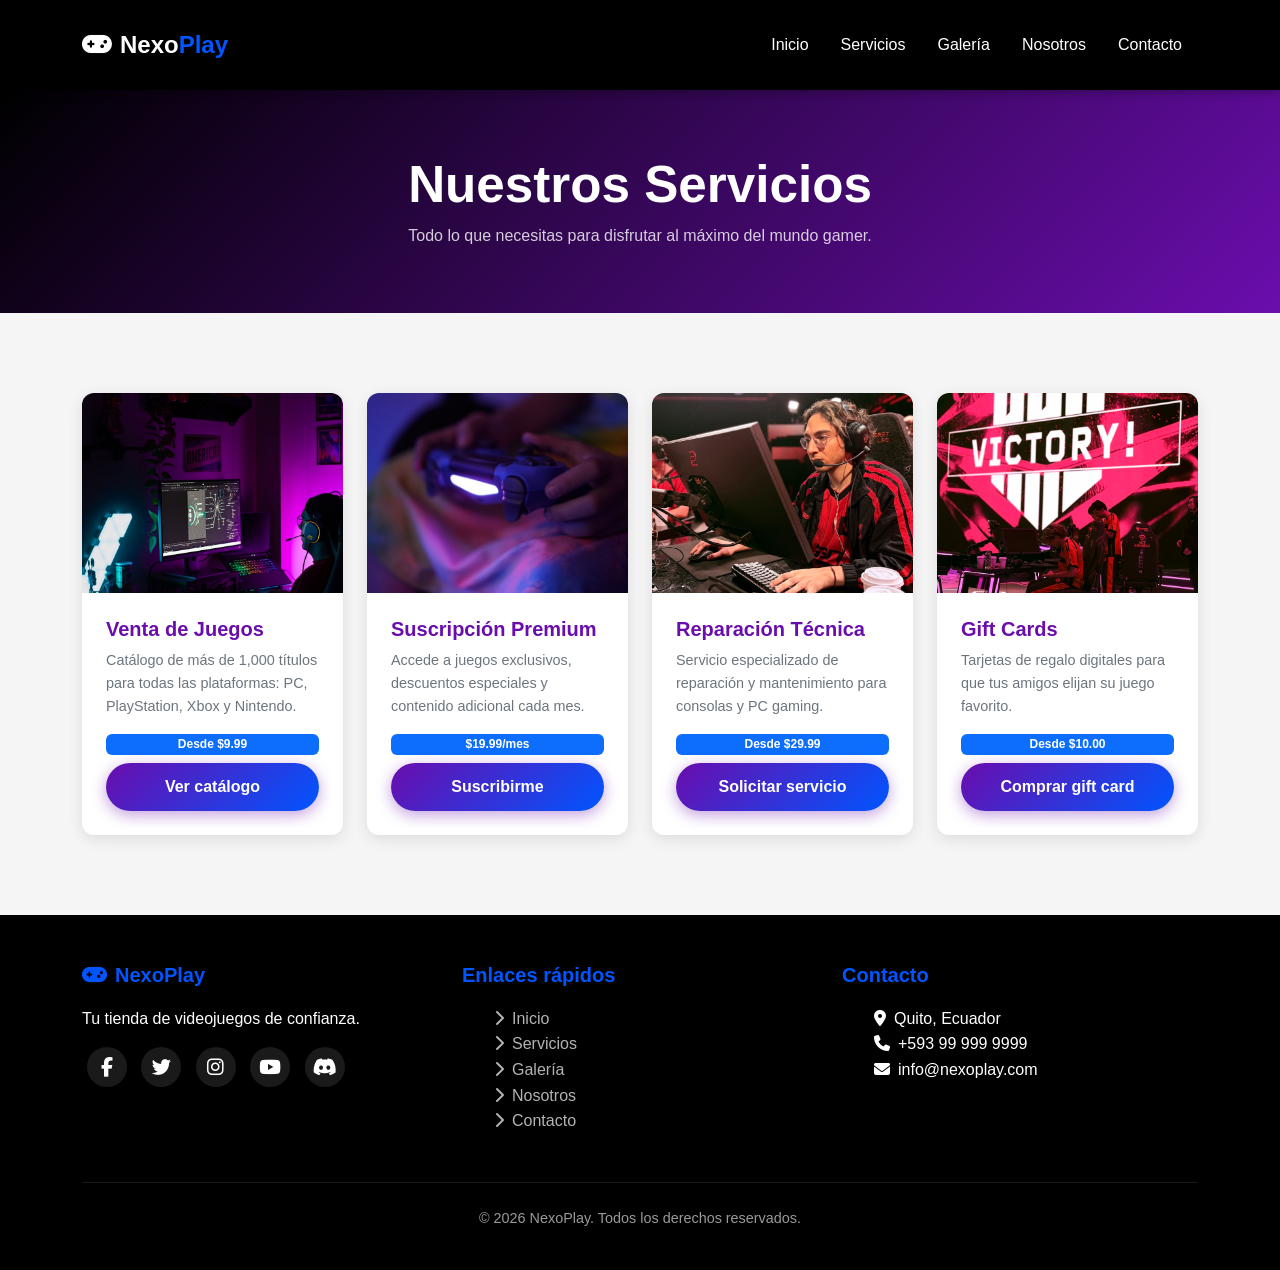
<file: Evaluacion_Acosta_Oliva/pages/servicios/servicios.html>
<!DOCTYPE html>
<html lang="es">
<head>
    <meta charset="UTF-8">
    <meta name="viewport" content="width=device-width, initial-scale=1.0">
    <title>Servicios - NexoPlay</title>
    <link rel="icon" href="../../img/favicon.png" type="image/png">
    <link href="https://cdn.jsdelivr.net/npm/bootstrap@5.3.8/dist/css/bootstrap.min.css" rel="stylesheet">
    <link rel="stylesheet" href="https://cdnjs.cloudflare.com/ajax/libs/font-awesome/6.5.0/css/all.min.css">
    <link rel="stylesheet" href="../../css/general.css">
    <link rel="stylesheet" href="../../css/index.css">
</head>
<body>
    <header>
        <nav class="navbar navbar-expand-md">
            <div class="container">
                <a class="navbar-brand" href="../../index.html"><i class="fas fa-gamepad me-2"></i>Nexo<span>Play</span></a>
                <button class="navbar-toggler" type="button" data-bs-toggle="collapse" data-bs-target="#menuNav">
                    <span class="navbar-toggler-icon"></span>
                </button>
                <div class="collapse navbar-collapse" id="menuNav">
                    <ul class="navbar-nav ms-auto">
                        <li class="nav-item"><a class="nav-link" href="../../index.html">Inicio</a></li>
                        <li class="nav-item"><a class="nav-link" href="servicios.html">Servicios</a></li>
                        <li class="nav-item"><a class="nav-link" href="../galeria/galeria.html">Galería</a></li>
                        <li class="nav-item"><a class="nav-link" href="../nosotros/nosotros.html">Nosotros</a></li>
                        <li class="nav-item"><a class="nav-link" href="../contacto/contacto.html">Contacto</a></li>
                    </ul>
                </div>
            </div>
        </nav>
    </header>

    <main>
        <section class="page-header">
            <div class="container">
                <h1>Nuestros Servicios</h1>
                <p>Todo lo que necesitas para disfrutar al máximo del mundo gamer.</p>
            </div>
        </section>

        <section>
            <div class="container">
                <div class="row g-4">
                    <div class="col-12 col-md-6 col-lg-3">
                        <article class="tarjeta-producto card h-100">
                            <img src="../../img/servicio1.jpg" class="card-img-top" alt="Servicio de venta de videojuegos digitales">
                            <div class="card-body d-flex flex-column">
                                <h5 class="card-title">Venta de Juegos</h5>
                                <p class="card-text flex-grow-1">Catálogo de más de 1,000 títulos para todas las plataformas: PC, PlayStation, Xbox y Nintendo.</p>
                                <span class="badge bg-primary mb-2">Desde $9.99</span>
                                <a href="#" class="btn btn-personalizado mt-auto">Ver catálogo</a>
                            </div>
                        </article>
                    </div>
                    <div class="col-12 col-md-6 col-lg-3">
                        <article class="tarjeta-producto card h-100">
                            <img src="../../img/servicio2.jpg" class="card-img-top" alt="Suscripción mensual de videojuegos">
                            <div class="card-body d-flex flex-column">
                                <h5 class="card-title">Suscripción Premium</h5>
                                <p class="card-text flex-grow-1">Accede a juegos exclusivos, descuentos especiales y contenido adicional cada mes.</p>
                                <span class="badge bg-primary mb-2">$19.99/mes</span>
                                <a href="#" class="btn btn-personalizado mt-auto">Suscribirme</a>
                            </div>
                        </article>
                    </div>
                    <div class="col-12 col-md-6 col-lg-3">
                        <article class="tarjeta-producto card h-100">
                            <img src="../../img/servicio3.jpg" class="card-img-top" alt="Servicio de reparación y mantenimiento de consolas">
                            <div class="card-body d-flex flex-column">
                                <h5 class="card-title">Reparación Técnica</h5>
                                <p class="card-text flex-grow-1">Servicio especializado de reparación y mantenimiento para consolas y PC gaming.</p>
                                <span class="badge bg-primary mb-2">Desde $29.99</span>
                                <a href="#" class="btn btn-personalizado mt-auto">Solicitar servicio</a>
                            </div>
                        </article>
                    </div>
                    <div class="col-12 col-md-6 col-lg-3">
                        <article class="tarjeta-producto card h-100">
                            <img src="../../img/servicio4.jpg" class="card-img-top" alt="Tarjetas de regalo para videojuegos">
                            <div class="card-body d-flex flex-column">
                                <h5 class="card-title">Gift Cards</h5>
                                <p class="card-text flex-grow-1">Tarjetas de regalo digitales para que tus amigos elijan su juego favorito.</p>
                                <span class="badge bg-primary mb-2">Desde $10.00</span>
                                <a href="#" class="btn btn-personalizado mt-auto">Comprar gift card</a>
                            </div>
                        </article>
                    </div>
                </div>
            </div>
        </section>
    </main>

    <footer>
        <div class="container">
            <div class="row g-4">
                <div class="col-md-4">
                    <h5><i class="fas fa-gamepad me-2"></i>NexoPlay</h5>
                    <p>Tu tienda de videojuegos de confianza.</p>
                    <div class="redes-sociales">
                        <a href="#" aria-label="Facebook"><i class="fab fa-facebook-f"></i></a>
                        <a href="#" aria-label="Twitter"><i class="fab fa-twitter"></i></a>
                        <a href="#" aria-label="Instagram"><i class="fab fa-instagram"></i></a>
                        <a href="#" aria-label="YouTube"><i class="fab fa-youtube"></i></a>
                        <a href="#" aria-label="Discord"><i class="fab fa-discord"></i></a>
                    </div>
                </div>
                <div class="col-md-4">
                    <h5>Enlaces rápidos</h5>
                    <ul>
                        <li><a href="../../index.html"><i class="fas fa-chevron-right me-2"></i>Inicio</a></li>
                        <li><a href="servicios.html"><i class="fas fa-chevron-right me-2"></i>Servicios</a></li>
                        <li><a href="../galeria/galeria.html"><i class="fas fa-chevron-right me-2"></i>Galería</a></li>
                        <li><a href="../nosotros/nosotros.html"><i class="fas fa-chevron-right me-2"></i>Nosotros</a></li>
                        <li><a href="../contacto/contacto.html"><i class="fas fa-chevron-right me-2"></i>Contacto</a></li>
                    </ul>
                </div>
                <div class="col-md-4">
                    <h5>Contacto</h5>
                    <ul>
                        <li><i class="fas fa-map-marker-alt me-2"></i>Quito, Ecuador</li>
                        <li><i class="fas fa-phone me-2"></i>+593 99 999 9999</li>
                        <li><i class="fas fa-envelope me-2"></i>info@nexoplay.com</li>
                    </ul>
                </div>
            </div>
            <div class="footer-bottom">
                <p>&copy; 2026 NexoPlay. Todos los derechos reservados.</p>
            </div>
        </div>
    </footer>

    <script src="https://cdn.jsdelivr.net/npm/bootstrap@5.3.8/dist/js/bootstrap.bundle.min.js" crossorigin="anonymous"></script>
</body>
</html>
</file>
<file: Evaluacion_Acosta_Oliva/css/general.css>
/* ===== VARIABLES CSS ===== */
:root {
    --color-principal: #6A0DAD;
    --color-secundario: #0055FF;
    --color-claro: #ffffff;
    --color-texto: #222222;
    --color-fondo: #f5f5f5;
    --color-oscuro: #000000;
    --color-gris: #6c757d;
    --fuente-principal: 'Segoe UI', Tahoma, Geneva, Verdana, sans-serif;
    --sombra-suave: 0 4px 15px rgba(0, 0, 0, 0.1);
    --sombra-fuerte: 0 8px 30px rgba(0, 0, 0, 0.2);
    --borde-redondeado: 12px;
    --transicion-rapida: all 0.3s ease;
}

/* ===== RESET Y CONFIGURACIÓN BASE ===== */
* {
    margin: 0;
    padding: 0;
    box-sizing: border-box;
}

html {
    scroll-behavior: smooth;
}

body {
    font-family: var(--fuente-principal);
    color: var(--color-texto);
    background-color: var(--color-fondo);
    line-height: 1.6;
}

img {
    max-width: 100%;
    height: auto;
    display: block;
}

a {
    text-decoration: none;
    transition: var(--transicion-rapida);
}

ul {
    list-style: none;
}

/* ===== TIPOGRAFÍA ===== */
h1, h2, h3, h4, h5, h6 {
    font-weight: 700;
    line-height: 1.2;
    color: var(--color-oscuro);
}

h1 {
    font-size: 2.2rem;
}

h2 {
    font-size: 1.8rem;
    text-align: center;
    margin-bottom: 2rem;
    color: var(--color-principal);
}

h3 {
    font-size: 1.3rem;
}

p {
    margin-bottom: 1rem;
}

/* ===== BOTONES ===== */
.btn-personalizado {
    display: inline-block;
    padding: 12px 30px;
    background: linear-gradient(135deg, var(--color-principal), var(--color-secundario));
    color: var(--color-claro);
    border: none;
    border-radius: 50px;
    font-weight: 600;
    font-size: 1rem;
    cursor: pointer;
    transition: var(--transicion-rapida);
    box-shadow: 0 4px 15px rgba(106, 13, 173, 0.4);
}

.btn-personalizado:hover {
    transform: translateY(-3px);
    box-shadow: 0 8px 25px rgba(106, 13, 173, 0.6);
}

.btn-outline {
    background: transparent;
    border: 2px solid var(--color-principal);
    color: var(--color-principal);
    box-shadow: none;
}

.btn-outline:hover {
    background: var(--color-principal);
    color: var(--color-claro);
    transform: translateY(-3px);
}

/* ===== SECCIONES ===== */
section {
    padding: 4rem 0;
}

.container-custom {
    width: 100%;
    padding: 0 1rem;
    margin: 0 auto;
}

/* ===== TARJETAS ===== */
.tarjeta {
    background: var(--color-claro);
    border-radius: var(--borde-redondeado);
    box-shadow: var(--sombra-suave);
    overflow: hidden;
    transition: var(--transicion-rapida);
}

.tarjeta:hover {
    transform: translateY(-5px);
    box-shadow: var(--sombra-fuerte);
}

/* ===== FONDOS ===== */
.fondo-oscuro {
    background: linear-gradient(135deg, var(--color-oscuro), #1a0033);
    color: var(--color-claro);
}

.fondo-oscuro h2 {
    color: var(--color-claro);
}

.fondo-principal {
    background: linear-gradient(135deg, var(--color-principal), #4a0080);
    color: var(--color-claro);
}

.fondo-principal h2 {
    color: var(--color-claro);
}

/* ===== HEADER Y NAVEGACIÓN ===== */
header {
    background: var(--color-oscuro);
    padding: 0.8rem 0;
    position: sticky;
    top: 0;
    z-index: 1000;
    box-shadow: 0 2px 10px rgba(0, 0, 0, 0.3);
}

.navbar-brand {
    font-size: 1.5rem;
    font-weight: 800;
    color: var(--color-claro);
}

.navbar-brand span {
    color: var(--color-secundario);
}

.nav-link {
    color: var(--color-claro) !important;
    font-weight: 500;
    padding: 0.5rem 1rem !important;
    position: relative;
}

.nav-link::after {
    content: '';
    position: absolute;
    bottom: 0;
    left: 50%;
    transform: translateX(-50%);
    width: 0;
    height: 2px;
    background: var(--color-secundario);
    transition: var(--transicion-rapida);
}

.nav-link:hover::after {
    width: 60%;
}

.nav-link:hover {
    color: var(--color-secundario) !important;
}

.navbar-toggler {
    border-color: rgba(255, 255, 255, 0.5);
}

.navbar-toggler-icon {
    filter: invert(1);
}

/* ===== FOOTER ===== */
footer {
    background: var(--color-oscuro);
    color: var(--color-claro);
    padding: 3rem 0 1.5rem;
}

footer h5 {
    color: var(--color-secundario);
    margin-bottom: 1.2rem;
    font-weight: 600;
}

footer a {
    color: rgba(255, 255, 255, 0.7);
}

footer a:hover {
    color: var(--color-secundario);
}

.redes-sociales a {
    display: inline-flex;
    align-items: center;
    justify-content: center;
    width: 40px;
    height: 40px;
    background: rgba(255, 255, 255, 0.1);
    border-radius: 50%;
    margin: 0 5px;
    font-size: 1.2rem;
    color: var(--color-claro);
    transition: var(--transicion-rapida);
}

.redes-sociales a:hover {
    background: var(--color-principal);
    transform: translateY(-3px);
}

.footer-bottom {
    border-top: 1px solid rgba(255, 255, 255, 0.1);
    padding-top: 1.5rem;
    margin-top: 2rem;
    text-align: center;
    font-size: 0.9rem;
    color: rgba(255, 255, 255, 0.6);
}
</file>
<file: Evaluacion_Acosta_Oliva/css/index.css>
/* ===== HERO SECTION ===== */
.hero {
    background: linear-gradient(135deg, #0d001a 0%, var(--color-oscuro) 50%, #001a33 100%);
    padding: 3rem 0;
    position: relative;
    overflow: hidden;
}

.hero::before {
    content: '';
    position: absolute;
    top: -50%;
    left: -50%;
    width: 200%;
    height: 200%;
    background: radial-gradient(circle, rgba(106, 13, 173, 0.1) 0%, transparent 60%);
    animation: pulseHero 8s ease-in-out infinite;
}

@keyframes pulseHero {
    0%, 100% { transform: scale(1); opacity: 0.5; }
    50% { transform: scale(1.2); opacity: 1; }
}

.hero-contenido {
    display: flex;
    flex-direction: column;
    align-items: center;
    text-align: center;
    gap: 2rem;
    position: relative;
    z-index: 1;
}

.hero-texto h1 {
    font-size: 2rem;
    color: var(--color-claro);
    margin-bottom: 1rem;
}

.hero-texto h1 span {
    color: var(--color-secundario);
}

.hero-texto p {
    font-size: 1.05rem;
    color: rgba(255, 255, 255, 0.8);
    margin-bottom: 1.5rem;
}

.hero-imagen {
    border-radius: var(--borde-redondeado);
    box-shadow: var(--sombra-fuerte);
    max-width: 100%;
}

.hero-imagen img {
    border-radius: var(--borde-redondeado);
    width: 100%;
}

/* ===== BENEFITS SECTION ===== */
#beneficios {
    background-color: var(--color-claro);
}

.beneficio-item {
    text-align: center;
    padding: 2rem 1.5rem;
    border-radius: var(--borde-redondeado);
    transition: var(--transicion-rapida);
}

.beneficio-item:hover {
    background: rgba(106, 13, 173, 0.05);
}

.beneficio-icono {
    width: 80px;
    height: 80px;
    margin: 0 auto 1.2rem;
    background: linear-gradient(135deg, var(--color-principal), var(--color-secundario));
    border-radius: 50%;
    display: flex;
    align-items: center;
    justify-content: center;
    font-size: 2rem;
    color: var(--color-claro);
    transition: var(--transicion-rapida);
}

.beneficio-item:hover .beneficio-icono {
    transform: rotateY(180deg);
}

.beneficio-item h3 {
    color: var(--color-principal);
    margin-bottom: 0.8rem;
}

.beneficio-item p {
    color: var(--color-gris);
    font-size: 0.95rem;
}

/* ===== SERVICES / PRODUCTS SECTION ===== */
#productos {
    background: var(--color-fondo);
}

.tarjeta-producto {
    height: 100%;
    border: none;
    border-radius: var(--borde-redondeado);
    overflow: hidden;
    box-shadow: var(--sombra-suave);
    transition: var(--transicion-rapida);
}

.tarjeta-producto:hover {
    transform: translateY(-8px);
    box-shadow: var(--sombra-fuerte);
}

.tarjeta-producto .card-img-top {
    height: 200px;
    object-fit: cover;
}

.tarjeta-producto .card-body {
    padding: 1.5rem;
}

.tarjeta-producto .card-title {
    color: var(--color-principal);
    font-weight: 700;
}

.tarjeta-producto .card-text {
    color: var(--color-gris);
    font-size: 0.9rem;
}

.tarjeta-producto .precio {
    font-size: 1.3rem;
    font-weight: 700;
    color: var(--color-secundario);
    display: block;
    margin: 0.8rem 0;
}

.tarjeta-producto .btn {
    width: 100%;
    border-radius: 50px;
}

/* ===== INFORMATIVE SECTION ===== */
#nosotros {
    background: var(--color-claro);
}

.info-grid {
    display: flex;
    flex-direction: column;
    gap: 2rem;
}

.info-imagen img {
    border-radius: var(--borde-redondeado);
    box-shadow: var(--sombra-suave);
    width: 100%;
}

.info-texto h3 {
    color: var(--color-principal);
    margin-bottom: 1rem;
}

.info-texto p {
    color: var(--color-gris);
}

/* ===== CALL TO ACTION ===== */
#cta {
    background: linear-gradient(135deg, var(--color-principal), var(--color-secundario));
    text-align: center;
    padding: 4rem 1rem;
}

#cta h2 {
    color: var(--color-claro);
    font-size: 2rem;
}

#cta p {
    color: rgba(255, 255, 255, 0.9);
    font-size: 1.1rem;
    max-width: 600px;
    margin: 0 auto 2rem;
}

#cta .btn-personalizado {
    background: var(--color-claro);
    color: var(--color-principal);
    box-shadow: 0 4px 15px rgba(0, 0, 0, 0.3);
}

#cta .btn-personalizado:hover {
    background: var(--color-oscuro);
    color: var(--color-claro);
}

/* ===== FORM SECTION ===== */
#contacto {
    background: var(--color-fondo);
}

.formulario-contacto {
    background: var(--color-claro);
    padding: 2rem;
    border-radius: var(--borde-redondeado);
    box-shadow: var(--sombra-suave);
}

.formulario-contacto .form-label {
    font-weight: 600;
    color: var(--color-principal);
}

.formulario-contacto .form-control {
    border: 2px solid #e0e0e0;
    border-radius: 8px;
    padding: 10px 15px;
    transition: var(--transicion-rapida);
}

.formulario-contacto .form-control:focus {
    border-color: var(--color-principal);
    box-shadow: 0 0 0 0.2rem rgba(106, 13, 173, 0.15);
}

.formulario-contacto textarea {
    min-height: 120px;
    resize: vertical;
}

/* ===== PAGE HEADER ===== */
.page-header {
    background: linear-gradient(135deg, var(--color-oscuro), var(--color-principal));
    color: var(--color-claro);
    text-align: center;
    padding: 4rem 1rem 3rem;
}

.page-header h1 {
    color: var(--color-claro);
    margin-bottom: 0.5rem;
}

.page-header p {
    color: rgba(255, 255, 255, 0.8);
}

/* ===== MOBILE FIRST - MÓVIL (390px) ===== */
/* Los estilos base ya están definidos para móvil */

/* ===== TABLETA (768px) ===== */
@media (min-width: 768px) {
    h1 {
        font-size: 2.8rem;
    }

    h2 {
        font-size: 2.2rem;
    }

    .hero {
        padding: 5rem 0;
    }

    .hero-contenido {
        flex-direction: row;
        text-align: left;
    }

    .hero-texto {
        flex: 1;
    }

    .hero-texto h1 {
        font-size: 2.5rem;
    }

    .hero-imagen {
        flex: 1;
    }

    .beneficio-item {
        padding: 2rem;
    }

    .info-grid {
        flex-direction: row;
        align-items: center;
    }

    .info-imagen, .info-texto {
        flex: 1;
    }

    .formulario-contacto {
        padding: 3rem;
    }

    #cta {
        padding: 5rem 2rem;
    }

    #cta h2 {
        font-size: 2.5rem;
    }
}

/* ===== COMPUTADORA (992px+) ===== */
@media (min-width: 992px) {
    h1 {
        font-size: 3.2rem;
    }

    h2 {
        font-size: 2.5rem;
    }

    section {
        padding: 5rem 0;
    }

    .hero {
        padding: 6rem 0;
    }

    .hero-texto h1 {
        font-size: 3rem;
    }

    .hero-texto p {
        font-size: 1.2rem;
    }

    .beneficio-item {
        padding: 2.5rem 2rem;
    }

    #cta h2 {
        font-size: 3rem;
    }

    .container-custom {
        max-width: 1140px;
    }
}

/* ===== COMPUTADORA GRANDE (1200px+) ===== */
@media (min-width: 1200px) {
    .hero-texto h1 {
        font-size: 3.5rem;
    }
}
</file>
